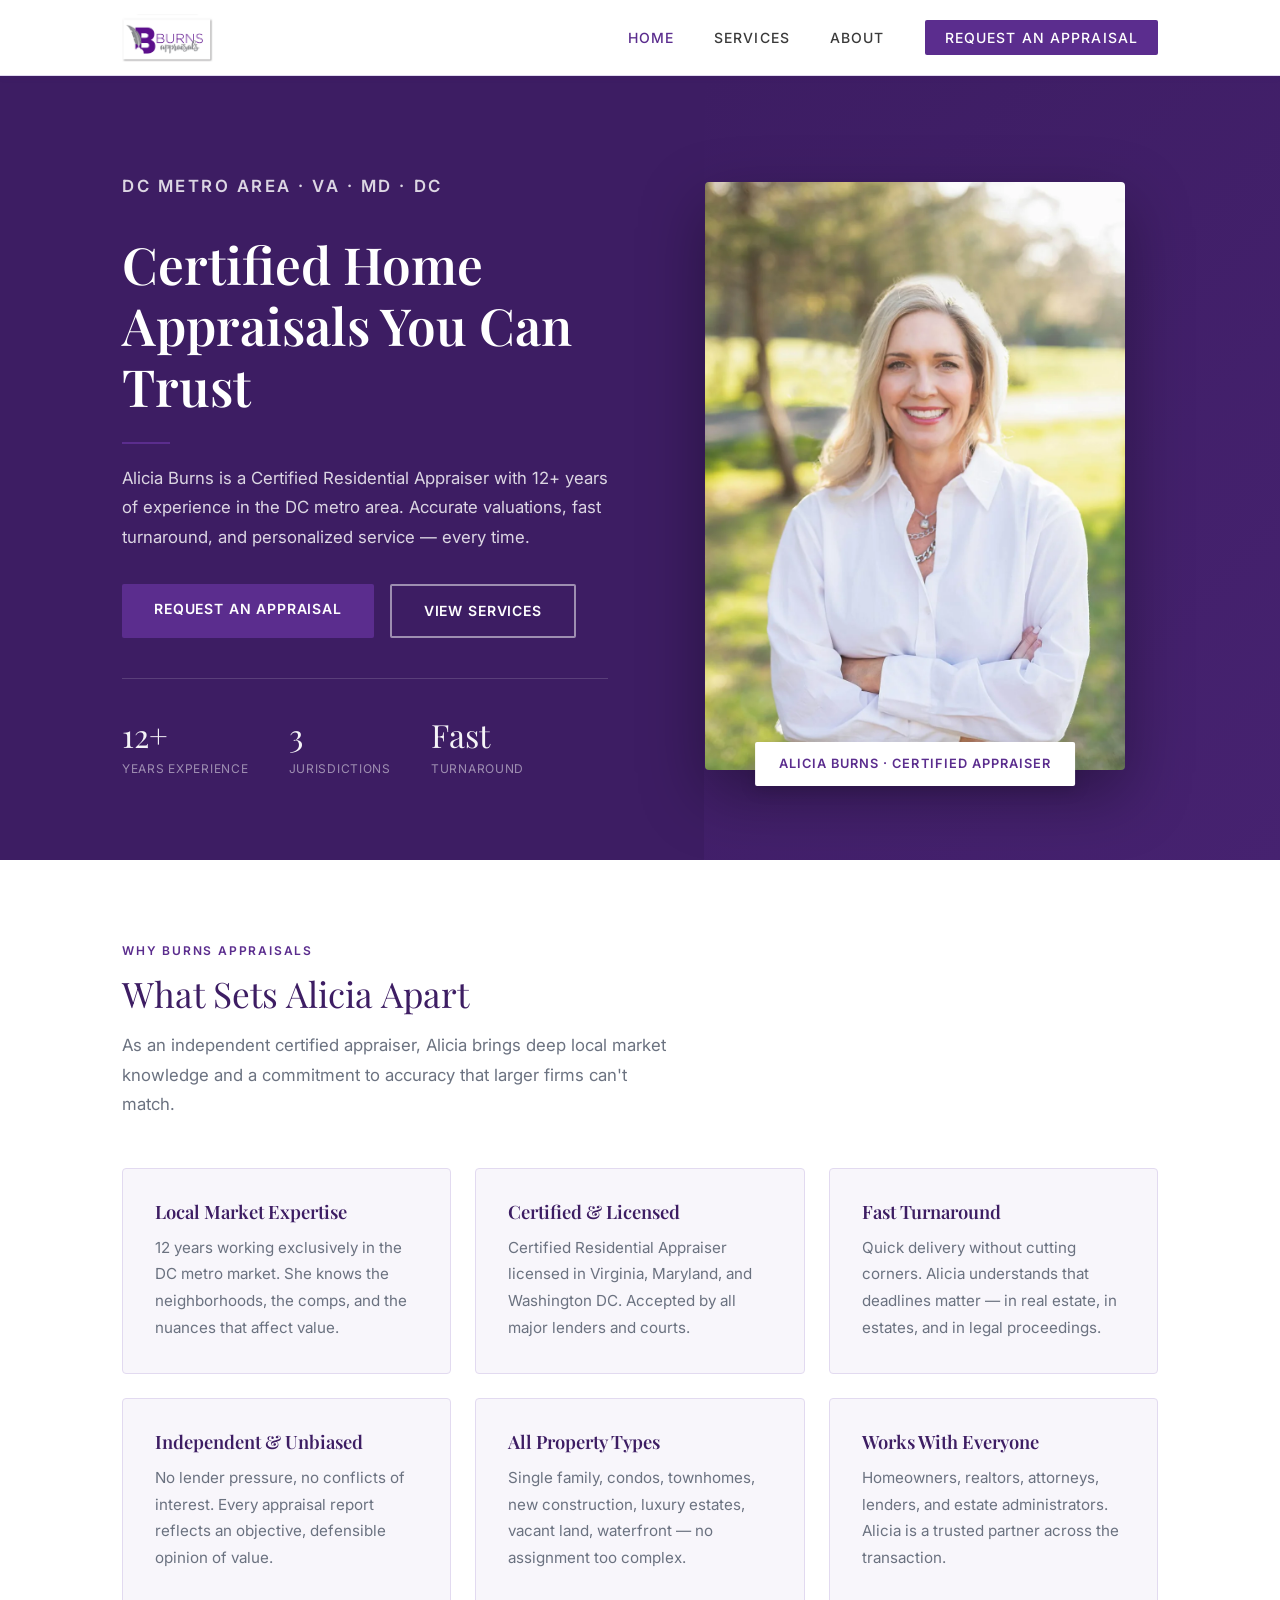
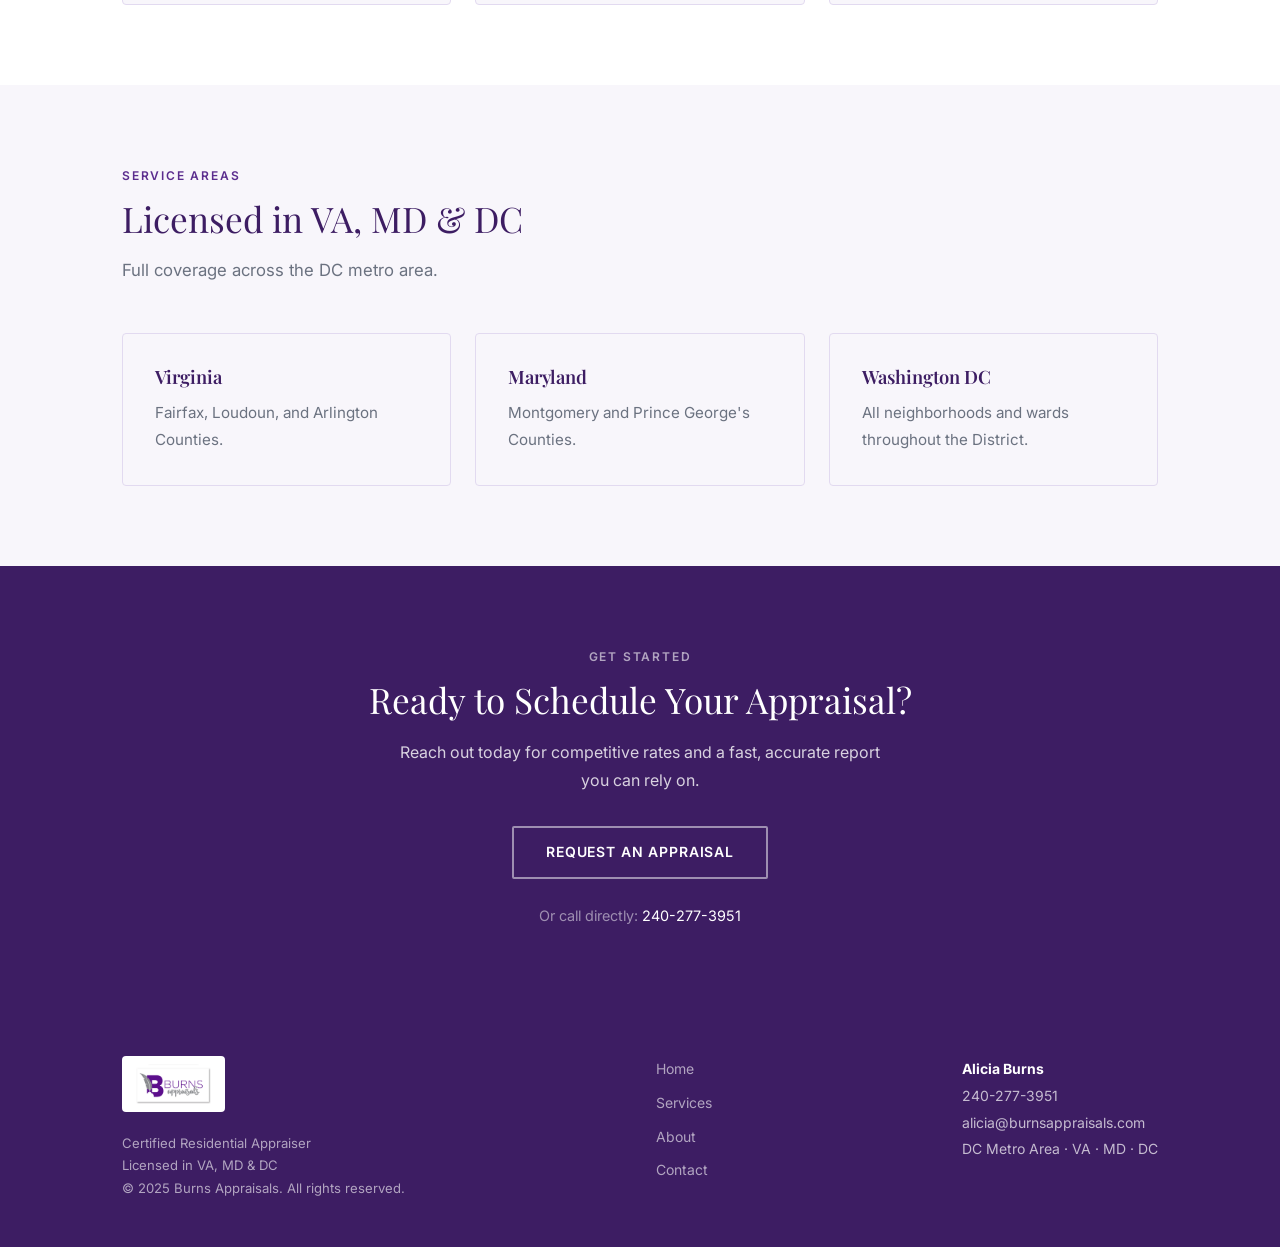
<file: index.html>
<!DOCTYPE html>
<html lang="en">
<head>
  <meta charset="UTF-8" />
  <meta name="viewport" content="width=device-width, initial-scale=1.0" />
  <title>Burns Appraisals | Certified Residential Appraiser — DC Metro Area</title>
  <meta name="description" content="Accurate, reliable home appraisals for the DC metro area. Certified in VA, MD & DC. Pre-listing, estate, divorce, PMI removal and more. Fast turnaround." />

  <script async src="https://www.googletagmanager.com/gtag/js?id=G-359RJ8YZZY"></script>
  <script>
    window.dataLayer = window.dataLayer || [];
    function gtag(){dataLayer.push(arguments);}
    gtag('js', new Date());
    gtag('config', 'G-359RJ8YZZY');
  </script>
  <link rel="stylesheet" href="style.css" />
</head>
<body>

<nav>
  <div class="nav-inner">
    <a href="index.html" class="nav-logo"><img src="logo.png" alt="Burns Appraisals" /></a>
    <button class="nav-toggle" aria-label="Toggle menu" onclick="this.nextElementSibling.classList.toggle('open')">☰</button>
    <ul class="nav-links">
      <li><a href="index.html" class="active">Home</a></li>
      <li><a href="services.html">Services</a></li>
      <li><a href="about.html">About</a></li>
      <li><a href="contact.html" class="nav-cta">Request an Appraisal</a></li>
    </ul>
  </div>
</nav>

<!-- HERO -->
<section class="hero">
  <div class="hero-inner">
    <div>
      <p class="hero-eyebrow">DC Metro Area · VA · MD · DC</p>
      <h1>Certified Home Appraisals You Can Trust</h1>
      <div class="purple-rule"></div>
      <p>Alicia Burns is a Certified Residential Appraiser with 12+ years of experience in the DC metro area. Accurate valuations, fast turnaround, and personalized service — every time.</p>
      <div style="display:flex; gap:1rem; flex-wrap:wrap;">
        <a href="contact.html" class="btn btn-primary">Request an Appraisal</a>
        <a href="services.html" class="btn btn-outline-white">View Services</a>
      </div>
      <div class="hero-stats">
        <div>
          <span class="stat-num">12+</span>
          <span class="stat-label">Years Experience</span>
        </div>
        <div>
          <span class="stat-num">3</span>
          <span class="stat-label">Jurisdictions</span>
        </div>
        <div>
          <span class="stat-num">Fast</span>
          <span class="stat-label">Turnaround</span>
        </div>
      </div>
    </div>
    <div class="hero-photo-wrap">
      <img src="alicia-burns.webp" alt="Alicia Burns, Certified Residential Appraiser" />
      <div class="hero-photo-badge">Alicia Burns · Certified Appraiser</div>
    </div>
  </div>
</section>

<!-- WHY BURNS -->
<section>
  <div class="container">
    <p class="section-eyebrow">Why Burns Appraisals</p>
    <h2 class="section-title">What Sets Alicia Apart</h2>
    <p class="section-sub">As an independent certified appraiser, Alicia brings deep local market knowledge and a commitment to accuracy that larger firms can't match.</p>
    <div class="card-grid card-grid-3">
      <div class="card">
        <h3>Local Market Expertise</h3>
        <p>12 years working exclusively in the DC metro market. She knows the neighborhoods, the comps, and the nuances that affect value.</p>
      </div>
      <div class="card">
        <h3>Certified &amp; Licensed</h3>
        <p>Certified Residential Appraiser licensed in Virginia, Maryland, and Washington DC. Accepted by all major lenders and courts.</p>
      </div>
      <div class="card">
        <h3>Fast Turnaround</h3>
        <p>Quick delivery without cutting corners. Alicia understands that deadlines matter — in real estate, in estates, and in legal proceedings.</p>
      </div>
      <div class="card">
        <h3>Independent &amp; Unbiased</h3>
        <p>No lender pressure, no conflicts of interest. Every appraisal report reflects an objective, defensible opinion of value.</p>
      </div>
      <div class="card">
        <h3>All Property Types</h3>
        <p>Single family, condos, townhomes, new construction, luxury estates, vacant land, waterfront — no assignment too complex.</p>
      </div>
      <div class="card">
        <h3>Works With Everyone</h3>
        <p>Homeowners, realtors, attorneys, lenders, and estate administrators. Alicia is a trusted partner across the transaction.</p>
      </div>
    </div>
  </div>
</section>

<!-- SERVICE AREAS -->
<section class="section-light">
  <div class="container">
    <p class="section-eyebrow">Service Areas</p>
    <h2 class="section-title">Licensed in VA, MD &amp; DC</h2>
    <p class="section-sub">Full coverage across the DC metro area.</p>
    <div class="card-grid card-grid-3">
      <div class="card">
        <h3>Virginia</h3>
        <p>Fairfax, Loudoun, and Arlington Counties.</p>
      </div>
      <div class="card">
        <h3>Maryland</h3>
        <p>Montgomery and Prince George's Counties.</p>
      </div>
      <div class="card">
        <h3>Washington DC</h3>
        <p>All neighborhoods and wards throughout the District.</p>
      </div>
    </div>
  </div>
</section>

<!-- CTA BANNER -->
<section class="section-purple">
  <div class="container" style="text-align:center;">
    <p class="section-eyebrow">Get Started</p>
    <h2 style="margin-bottom:1rem;">Ready to Schedule Your Appraisal?</h2>
    <p style="max-width:500px; margin:0 auto 2rem;">Reach out today for competitive rates and a fast, accurate report you can rely on.</p>
    <a href="contact.html" class="btn btn-outline-white">Request an Appraisal</a>
    <p style="margin-top:1.5rem; font-size:0.9rem; color:rgba(255,255,255,0.5);">Or call directly: <a href="tel:2402773951" style="color:var(--white);">240-277-3951</a></p>
  </div>
</section>

<footer>
  <div class="footer-inner">
    <div>
      <div class="footer-logo"><img src="logo.png" alt="Burns Appraisals" /></div>
      <p class="footer-copy">Certified Residential Appraiser<br>Licensed in VA, MD &amp; DC<br>© 2025 Burns Appraisals. All rights reserved.</p>
    </div>
    <ul class="footer-links">
      <li><a href="index.html">Home</a></li>
      <li><a href="services.html">Services</a></li>
      <li><a href="about.html">About</a></li>
      <li><a href="contact.html">Contact</a></li>
    </ul>
    <div class="footer-contact">
      <strong style="color:var(--white);">Alicia Burns</strong><br>
      <a href="tel:2402773951">240-277-3951</a><br>
      <a href="mailto:alicia@burnsappraisals.com">alicia@burnsappraisals.com</a><br>
      DC Metro Area · VA · MD · DC
    </div>
  </div>
</footer>

</body>
</html>
</file>
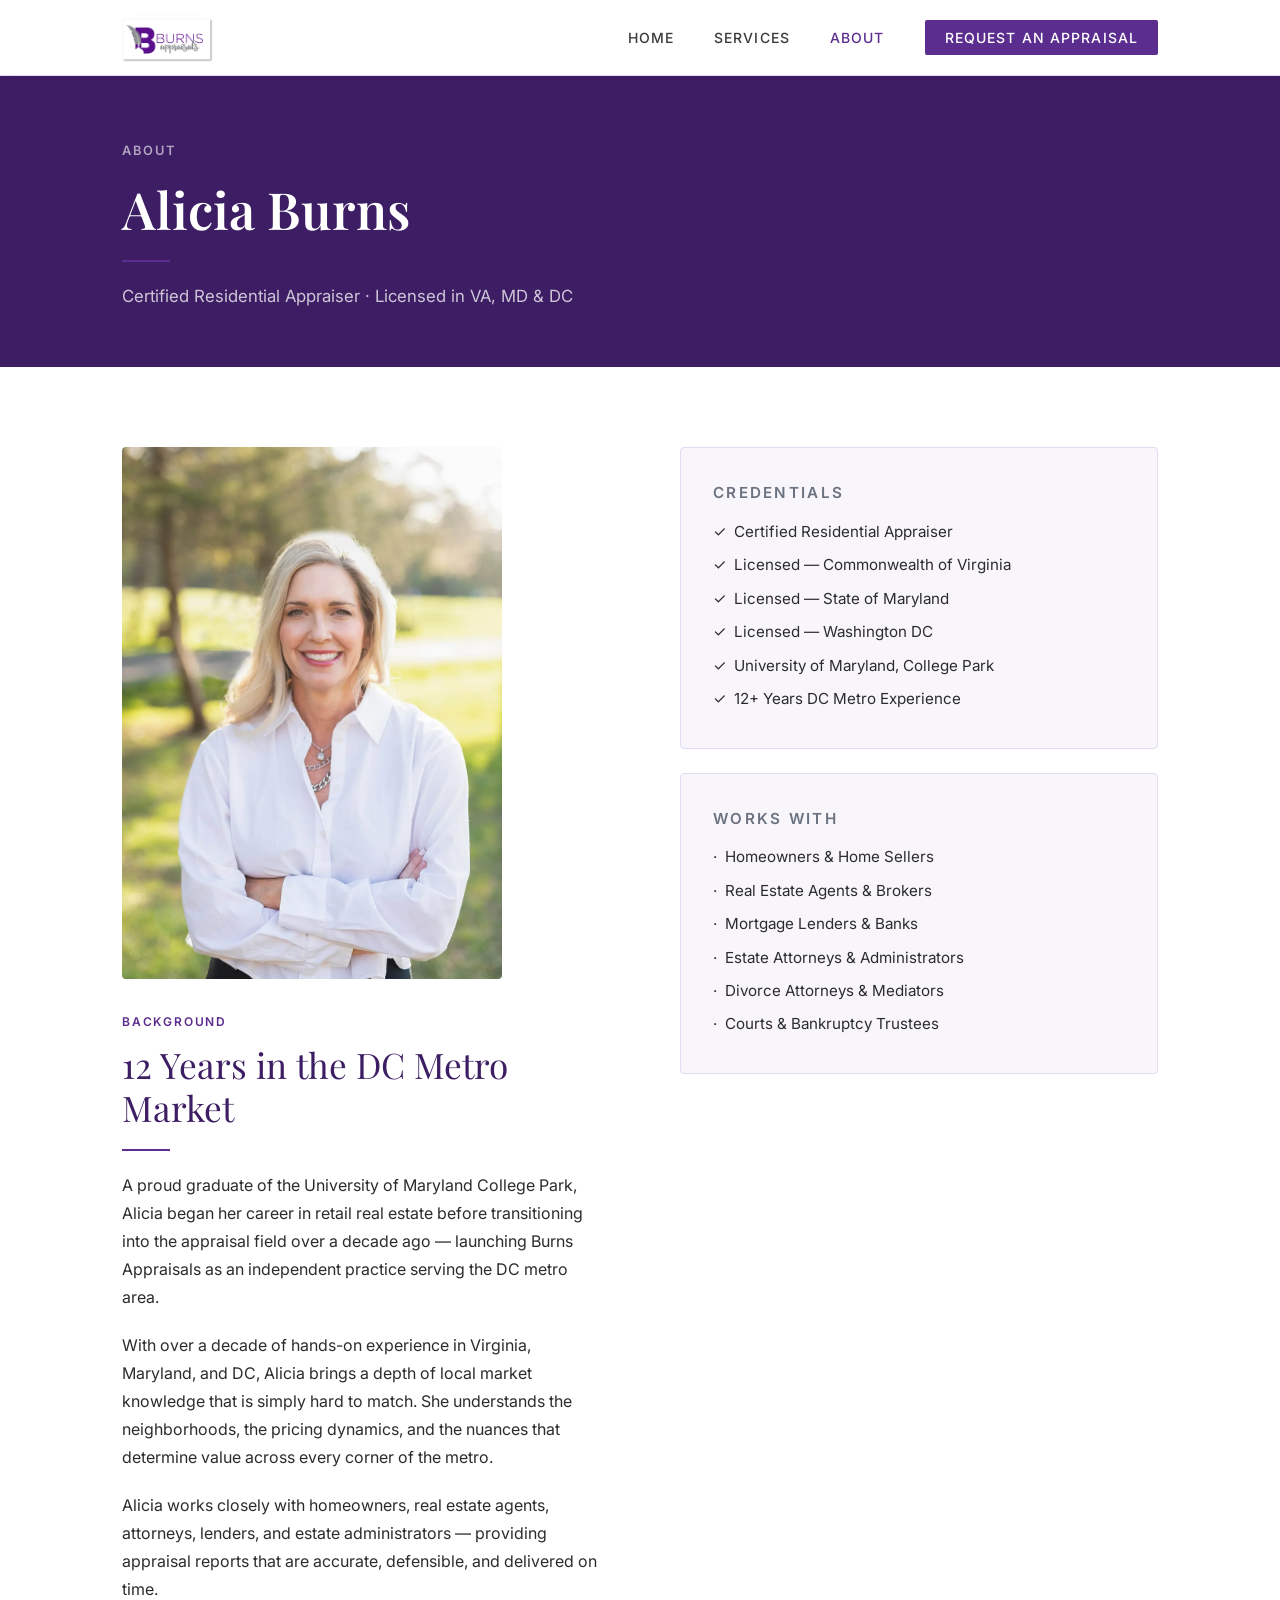
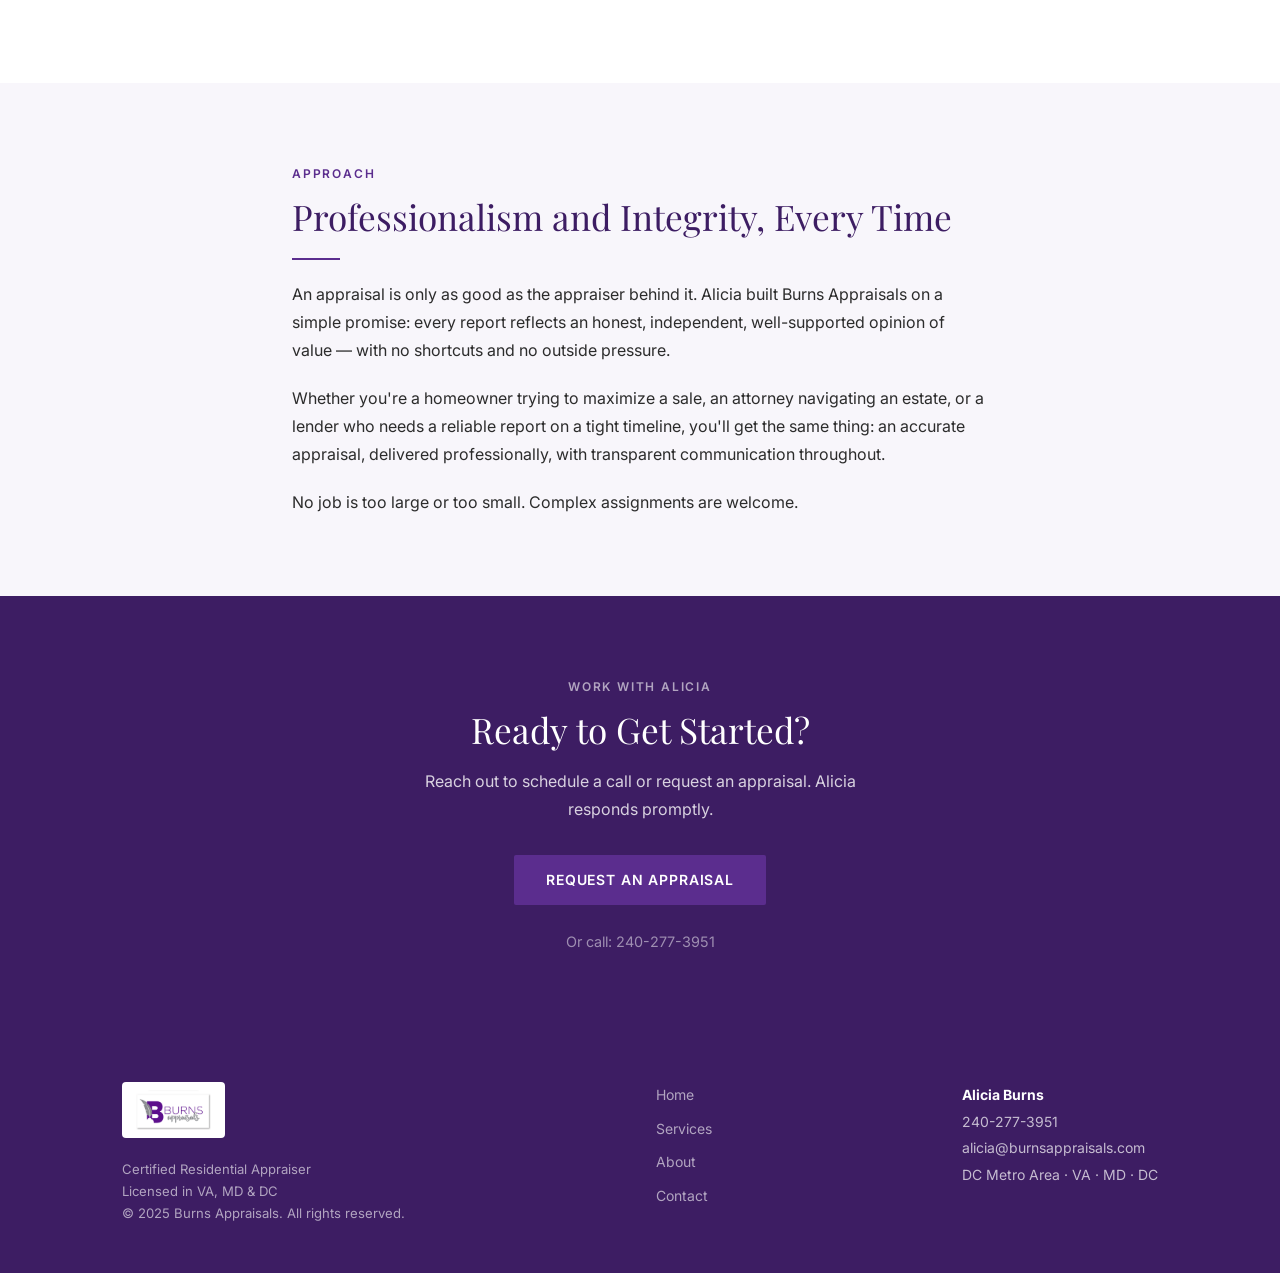
<file: about.html>
<!DOCTYPE html>
<html lang="en">
<head>
  <meta charset="UTF-8" />
  <meta name="viewport" content="width=device-width, initial-scale=1.0" />
  <title>About Alicia Burns | Burns Appraisals — Certified Residential Appraiser</title>
  <meta name="description" content="Meet Alicia Burns — Certified Residential Appraiser with 12+ years of DC metro experience. Licensed in VA, MD and DC." />

  <script async src="https://www.googletagmanager.com/gtag/js?id=G-359RJ8YZZY"></script>
  <script>
    window.dataLayer = window.dataLayer || [];
    function gtag(){dataLayer.push(arguments);}
    gtag('js', new Date());
    gtag('config', 'G-359RJ8YZZY');
  </script>
  <link rel="stylesheet" href="style.css" />
</head>
<body>

<nav>
  <div class="nav-inner">
    <a href="index.html" class="nav-logo"><img src="logo.png" alt="Burns Appraisals" /></a>
    <button class="nav-toggle" aria-label="Toggle menu" onclick="this.nextElementSibling.classList.toggle('open')">☰</button>
    <ul class="nav-links">
      <li><a href="index.html">Home</a></li>
      <li><a href="services.html">Services</a></li>
      <li><a href="about.html" class="active">About</a></li>
      <li><a href="contact.html" class="nav-cta">Request an Appraisal</a></li>
    </ul>
  </div>
</nav>

<!-- PAGE HEADER -->
<section style="background:var(--purple-dark); padding:4rem 0 3.5rem;">
  <div class="container">
    <p class="hero-eyebrow">About</p>
    <h1 style="color:var(--white); margin-bottom:1rem;">Alicia Burns</h1>
    <div class="purple-rule"></div>
    <p style="color:rgba(255,255,255,0.75); font-size:1.05rem;">Certified Residential Appraiser · Licensed in VA, MD &amp; DC</p>
  </div>
</section>

<!-- BIO -->
<section>
  <div class="container">
    <div style="display:grid; grid-template-columns:1fr 1fr; gap:5rem; align-items:start;">
      <div>
        <img src="alicia-burns.webp" alt="Alicia Burns" style="width:100%; max-width:380px; border-radius:4px; margin-bottom:2rem; display:block;" />
        <p class="section-eyebrow">Background</p>
        <h2 class="section-title">12 Years in the DC Metro Market</h2>
        <div class="purple-rule"></div>
        <p style="margin-bottom:1.25rem;">A proud graduate of the University of Maryland College Park, Alicia began her career in retail real estate before transitioning into the appraisal field over a decade ago — launching Burns Appraisals as an independent practice serving the DC metro area.</p>
        <p style="margin-bottom:1.25rem;">With over a decade of hands-on experience in Virginia, Maryland, and DC, Alicia brings a depth of local market knowledge that is simply hard to match. She understands the neighborhoods, the pricing dynamics, and the nuances that determine value across every corner of the metro.</p>
        <p>Alicia works closely with homeowners, real estate agents, attorneys, lenders, and estate administrators — providing appraisal reports that are accurate, defensible, and delivered on time.</p>
      </div>
      <div>
        <div class="card" style="margin-bottom:1.5rem;">
          <p class="section-eyebrow" style="margin-bottom:0.5rem;">Credentials</p>
          <ul style="list-style:none; line-height:2.2; font-size:0.95rem; color:var(--text);">
            <li>✓ &nbsp;Certified Residential Appraiser</li>
            <li>✓ &nbsp;Licensed — Commonwealth of Virginia</li>
            <li>✓ &nbsp;Licensed — State of Maryland</li>
            <li>✓ &nbsp;Licensed — Washington DC</li>
            <li>✓ &nbsp;University of Maryland, College Park</li>
            <li>✓ &nbsp;12+ Years DC Metro Experience</li>
          </ul>
        </div>
        <div class="card">
          <p class="section-eyebrow" style="margin-bottom:0.5rem;">Works With</p>
          <ul style="list-style:none; line-height:2.2; font-size:0.95rem; color:var(--text);">
            <li>· &nbsp;Homeowners &amp; Home Sellers</li>
            <li>· &nbsp;Real Estate Agents &amp; Brokers</li>
            <li>· &nbsp;Mortgage Lenders &amp; Banks</li>
            <li>· &nbsp;Estate Attorneys &amp; Administrators</li>
            <li>· &nbsp;Divorce Attorneys &amp; Mediators</li>
            <li>· &nbsp;Courts &amp; Bankruptcy Trustees</li>
          </ul>
        </div>
      </div>
    </div>
  </div>
</section>

<!-- PHILOSOPHY -->
<section class="section-light">
  <div class="container" style="max-width:760px;">
    <p class="section-eyebrow">Approach</p>
    <h2 class="section-title">Professionalism and Integrity, Every Time</h2>
    <div class="purple-rule"></div>
    <p style="margin-bottom:1.25rem;">An appraisal is only as good as the appraiser behind it. Alicia built Burns Appraisals on a simple promise: every report reflects an honest, independent, well-supported opinion of value — with no shortcuts and no outside pressure.</p>
    <p style="margin-bottom:1.25rem;">Whether you're a homeowner trying to maximize a sale, an attorney navigating an estate, or a lender who needs a reliable report on a tight timeline, you'll get the same thing: an accurate appraisal, delivered professionally, with transparent communication throughout.</p>
    <p>No job is too large or too small. Complex assignments are welcome.</p>
  </div>
</section>

<!-- CTA -->
<section class="section-purple">
  <div class="container" style="text-align:center;">
    <p class="section-eyebrow">Work With Alicia</p>
    <h2 style="margin-bottom:1rem;">Ready to Get Started?</h2>
    <p style="max-width:480px; margin:0 auto 2rem;">Reach out to schedule a call or request an appraisal. Alicia responds promptly.</p>
    <a href="contact.html" class="btn btn-primary">Request an Appraisal</a>
    <p style="margin-top:1.5rem; font-size:0.9rem; color:rgba(255,255,255,0.5);">Or call: <a href="tel:2402773951" style="color:var(--gold);">240-277-3951</a></p>
  </div>
</section>

<footer>
  <div class="footer-inner">
    <div>
      <div class="footer-logo"><img src="logo.png" alt="Burns Appraisals" /></div>
      <p class="footer-copy">Certified Residential Appraiser<br>Licensed in VA, MD &amp; DC<br>© 2025 Burns Appraisals. All rights reserved.</p>
    </div>
    <ul class="footer-links">
      <li><a href="index.html">Home</a></li>
      <li><a href="services.html">Services</a></li>
      <li><a href="about.html">About</a></li>
      <li><a href="contact.html">Contact</a></li>
    </ul>
    <div class="footer-contact">
      <strong style="color:var(--white);">Alicia Burns</strong><br>
      <a href="tel:2402773951">240-277-3951</a><br>
      <a href="mailto:alicia@burnsappraisals.com">alicia@burnsappraisals.com</a><br>
      DC Metro Area · VA · MD · DC
    </div>
  </div>
</footer>

<style>
@media (max-width: 768px) {
  .container > div[style*="grid-template-columns:1fr 1fr"] {
    grid-template-columns: 1fr !important;
    gap: 2rem !important;
  }
}
</style>

</body>
</html>
</file>
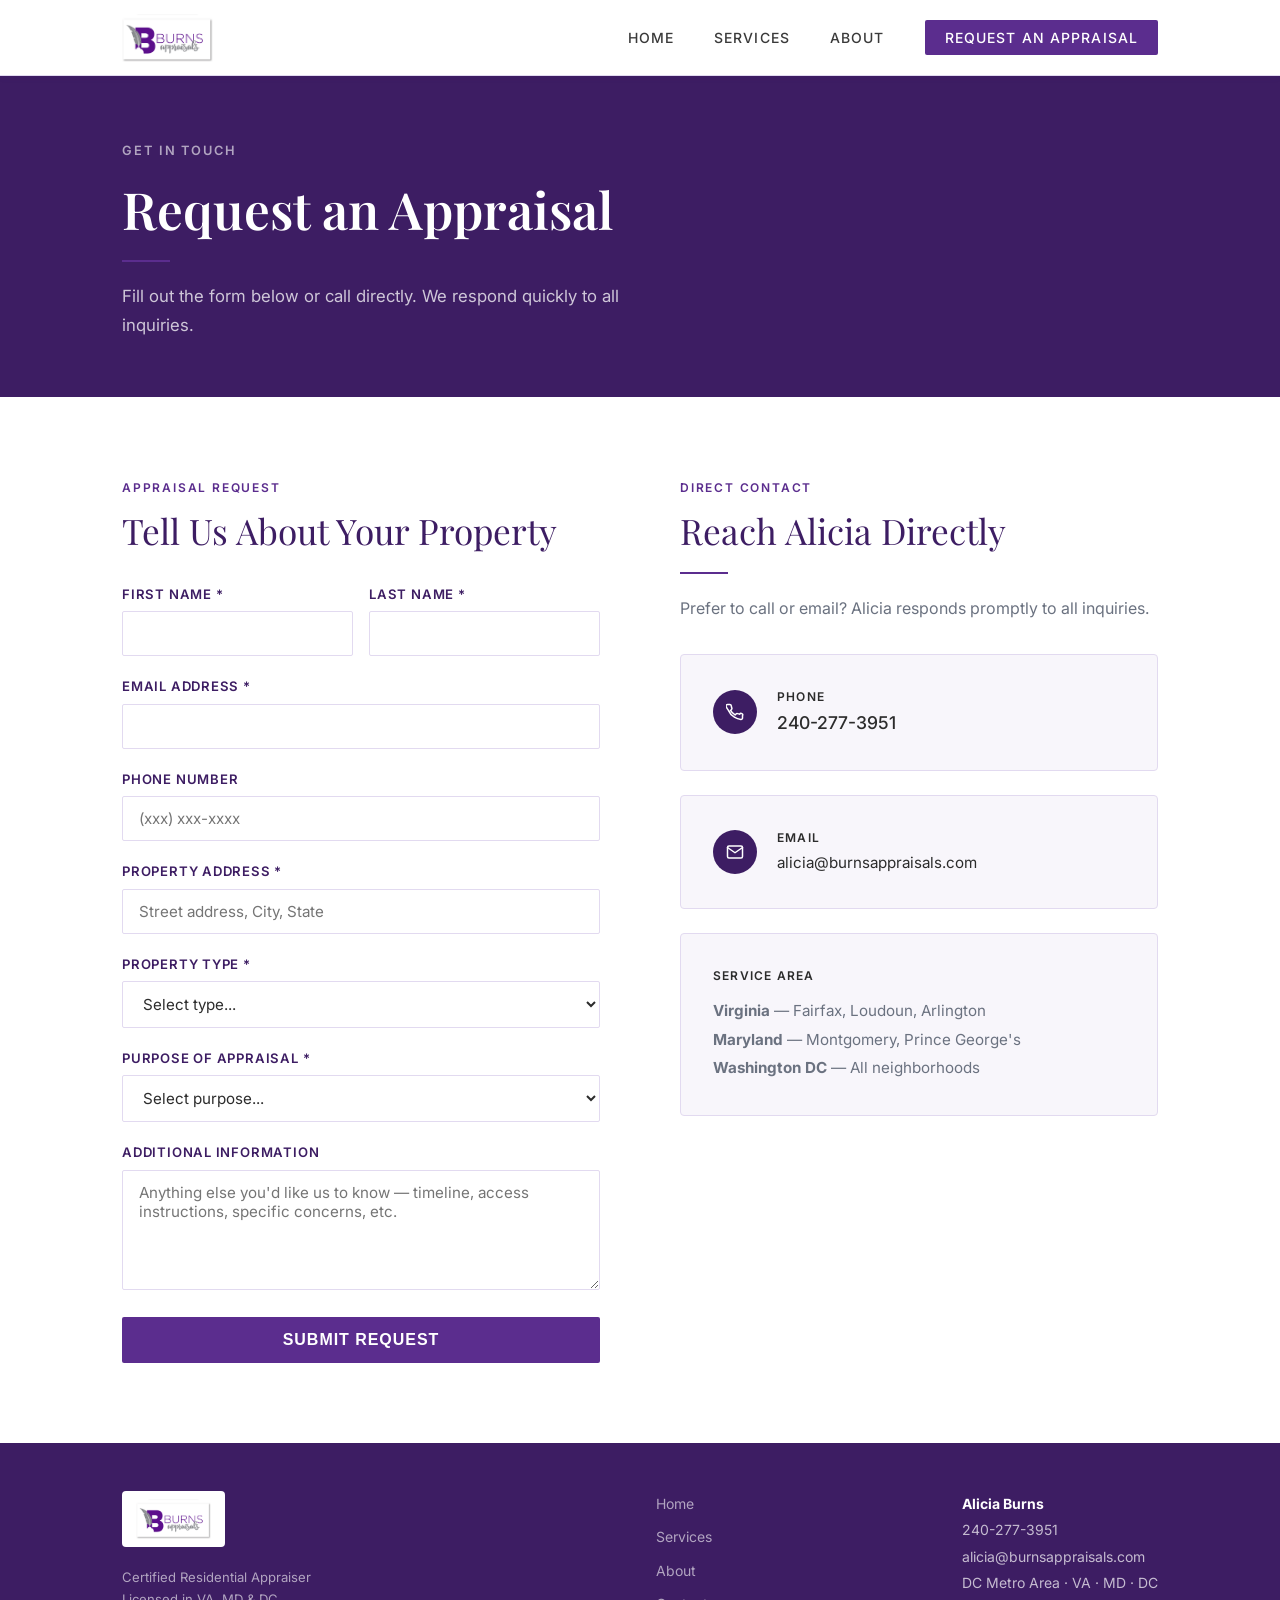
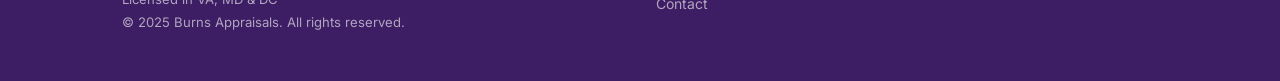
<file: contact.html>
<!DOCTYPE html>
<html lang="en">
<head>
  <meta charset="UTF-8" />
  <meta name="viewport" content="width=device-width, initial-scale=1.0" />
  <title>Contact | Burns Appraisals — Request an Appraisal</title>
  <meta name="description" content="Request a residential appraisal in the DC metro area. Call 240-277-3951 or fill out the form and we'll be in touch quickly." />

  <script async src="https://www.googletagmanager.com/gtag/js?id=G-359RJ8YZZY"></script>
  <script>
    window.dataLayer = window.dataLayer || [];
    function gtag(){dataLayer.push(arguments);}
    gtag('js', new Date());
    gtag('config', 'G-359RJ8YZZY');
  </script>
  <link rel="stylesheet" href="style.css" />
</head>
<body>

<nav>
  <div class="nav-inner">
    <a href="index.html" class="nav-logo"><img src="logo.png" alt="Burns Appraisals" /></a>
    <button class="nav-toggle" aria-label="Toggle menu" onclick="this.nextElementSibling.classList.toggle('open')">☰</button>
    <ul class="nav-links">
      <li><a href="index.html">Home</a></li>
      <li><a href="services.html">Services</a></li>
      <li><a href="about.html">About</a></li>
      <li><a href="contact.html" class="active nav-cta">Request an Appraisal</a></li>
    </ul>
  </div>
</nav>

<!-- PAGE HEADER -->
<section style="background:var(--purple-dark); padding:4rem 0 3.5rem;">
  <div class="container">
    <p class="hero-eyebrow">Get In Touch</p>
    <h1 style="color:var(--white); margin-bottom:1rem;">Request an Appraisal</h1>
    <div class="purple-rule"></div>
    <p style="color:rgba(255,255,255,0.75); font-size:1.05rem; max-width:520px;">Fill out the form below or call directly. We respond quickly to all inquiries.</p>
  </div>
</section>

<!-- CONTACT LAYOUT -->
<section>
  <div class="container">
    <div style="display:grid; grid-template-columns:1fr 1fr; gap:5rem; align-items:start;">

      <!-- FORM -->
      <div>
        <p class="section-eyebrow">Appraisal Request</p>
        <h2 class="section-title" style="margin-bottom:2rem;">Tell Us About Your Property</h2>

        <!--
          SETUP INSTRUCTIONS FOR FORMSPREE:
          1. Go to https://formspree.io and create a free account
          2. Create a new form, set the email to mike@burnshomes.com
          3. Replace YOUR_FORMSPREE_ID below with your form ID (e.g. xpzvqkld)
          4. The form will then email leads directly to mike@burnshomes.com
        -->
        <form action="https://formspree.io/f/xqevewnz" method="POST" id="appraisal-form">
          <input type="hidden" name="_subject" value="New Appraisal Request — Burns Appraisals" />
          <input type="hidden" name="_replyto" value="alicia@burnsappraisals.com" />

          <div style="display:grid; grid-template-columns:1fr 1fr; gap:1rem;">
            <div class="form-group">
              <label for="first_name">First Name *</label>
              <input type="text" id="first_name" name="first_name" required />
            </div>
            <div class="form-group">
              <label for="last_name">Last Name *</label>
              <input type="text" id="last_name" name="last_name" required />
            </div>
          </div>

          <div class="form-group">
            <label for="email">Email Address *</label>
            <input type="email" id="email" name="email" required />
          </div>

          <div class="form-group">
            <label for="phone">Phone Number</label>
            <input type="tel" id="phone" name="phone" placeholder="(xxx) xxx-xxxx" />
          </div>

          <div class="form-group">
            <label for="property_address">Property Address *</label>
            <input type="text" id="property_address" name="property_address" placeholder="Street address, City, State" required />
          </div>

          <div class="form-group">
            <label for="property_type">Property Type *</label>
            <select id="property_type" name="property_type" required>
              <option value="" disabled selected>Select type...</option>
              <option>Single Family Residence</option>
              <option>Condominium</option>
              <option>Townhome</option>
              <option>New Construction</option>
              <option>Luxury / Custom Home</option>
              <option>Vacant Land</option>
              <option>Other</option>
            </select>
          </div>

          <div class="form-group">
            <label for="purpose">Purpose of Appraisal *</label>
            <select id="purpose" name="purpose" required>
              <option value="" disabled selected>Select purpose...</option>
              <option>Pre-Listing / Home Sale</option>
              <option>Pre-Purchase / Buyer</option>
              <option>Mortgage Refinancing</option>
              <option>Estate / Probate</option>
              <option>Divorce / Legal</option>
              <option>Property Tax Appeal</option>
              <option>PMI Removal</option>
              <option>Bankruptcy</option>
              <option>Other</option>
            </select>
          </div>

          <div class="form-group">
            <label for="message">Additional Information</label>
            <textarea id="message" name="message" placeholder="Anything else you'd like us to know — timeline, access instructions, specific concerns, etc."></textarea>
          </div>

          <button type="submit" class="btn btn-primary" style="width:100%; font-size:1rem;">Submit Request</button>
        </form>

        <div id="form-success" style="display:none; margin-top:1.5rem; padding:1.25rem 1.5rem; background:var(--cream); border-left:4px solid var(--gold); border-radius:2px;">
          <strong style="color:var(--navy);">Request received!</strong><br>
          <span style="color:var(--muted); font-size:0.95rem;">We'll be in touch shortly to confirm details and schedule your appraisal.</span>
        </div>
      </div>

      <!-- CONTACT INFO -->
      <div>
        <p class="section-eyebrow">Direct Contact</p>
        <h2 class="section-title">Reach Alicia Directly</h2>
        <div class="purple-rule"></div>
        <p style="margin-bottom:2rem; color:var(--muted);">Prefer to call or email? Alicia responds promptly to all inquiries.</p>

        <div style="display:flex; flex-direction:column; gap:1.5rem;">
          <div class="card" style="display:flex; align-items:center; gap:1.25rem;">
            <div style="width:44px; height:44px; background:var(--purple-dark); border-radius:50%; display:flex; align-items:center; justify-content:center; flex-shrink:0;">
              <svg width="18" height="18" viewBox="0 0 24 24" fill="none" stroke="white" stroke-width="2" stroke-linecap="round" stroke-linejoin="round"><path d="M22 16.92v3a2 2 0 01-2.18 2 19.79 19.79 0 01-8.63-3.07A19.5 19.5 0 013.07 9.5 19.79 19.79 0 01.08 4.34 2 2 0 012.06 2h3a2 2 0 012 1.72c.127.96.361 1.903.7 2.81a2 2 0 01-.45 2.11L6.09 9.91a16 16 0 006 6l1.27-1.27a2 2 0 012.11-.45c.907.339 1.85.573 2.81.7A2 2 0 0122 16.92z"/></svg>
            </div>
            <div>
              <div style="font-size:0.75rem; text-transform:uppercase; letter-spacing:0.1em; font-weight:600; color:var(--gold); margin-bottom:0.2rem;">Phone</div>
              <a href="tel:2402773951" style="font-size:1.1rem; color:var(--navy); font-weight:500; text-decoration:none;">240-277-3951</a>
            </div>
          </div>

          <div class="card" style="display:flex; align-items:center; gap:1.25rem;">
            <div style="width:44px; height:44px; background:var(--purple-dark); border-radius:50%; display:flex; align-items:center; justify-content:center; flex-shrink:0;">
              <svg width="18" height="18" viewBox="0 0 24 24" fill="none" stroke="white" stroke-width="2" stroke-linecap="round" stroke-linejoin="round"><path d="M4 4h16c1.1 0 2 .9 2 2v12c0 1.1-.9 2-2 2H4c-1.1 0-2-.9-2-2V6c0-1.1.9-2 2-2z"/><polyline points="22,6 12,13 2,6"/></svg>
            </div>
            <div>
              <div style="font-size:0.75rem; text-transform:uppercase; letter-spacing:0.1em; font-weight:600; color:var(--gold); margin-bottom:0.2rem;">Email</div>
              <a href="mailto:alicia@burnsappraisals.com" style="font-size:0.95rem; color:var(--navy); text-decoration:none;">alicia@burnsappraisals.com</a>
            </div>
          </div>

          <div class="card">
            <div style="font-size:0.75rem; text-transform:uppercase; letter-spacing:0.1em; font-weight:600; color:var(--gold); margin-bottom:0.75rem;">Service Area</div>
            <p style="font-size:0.95rem; color:var(--muted); line-height:1.9;">
              <strong style="color:var(--navy);">Virginia</strong> — Fairfax, Loudoun, Arlington<br>
              <strong style="color:var(--navy);">Maryland</strong> — Montgomery, Prince George's<br>
              <strong style="color:var(--navy);">Washington DC</strong> — All neighborhoods
            </p>
          </div>
        </div>
      </div>

    </div>
  </div>
</section>

<footer>
  <div class="footer-inner">
    <div>
      <div class="footer-logo"><img src="logo.png" alt="Burns Appraisals" /></div>
      <p class="footer-copy">Certified Residential Appraiser<br>Licensed in VA, MD &amp; DC<br>© 2025 Burns Appraisals. All rights reserved.</p>
    </div>
    <ul class="footer-links">
      <li><a href="index.html">Home</a></li>
      <li><a href="services.html">Services</a></li>
      <li><a href="about.html">About</a></li>
      <li><a href="contact.html">Contact</a></li>
    </ul>
    <div class="footer-contact">
      <strong style="color:var(--white);">Alicia Burns</strong><br>
      <a href="tel:2402773951">240-277-3951</a><br>
      <a href="mailto:alicia@burnsappraisals.com">alicia@burnsappraisals.com</a><br>
      DC Metro Area · VA · MD · DC
    </div>
  </div>
</footer>

<style>
@media (max-width: 768px) {
  .container > div[style*="grid-template-columns:1fr 1fr"] {
    grid-template-columns: 1fr !important;
    gap: 2.5rem !important;
  }
  form > div[style*="grid-template-columns"] {
    grid-template-columns: 1fr !important;
  }
}
</style>

<script>
  const form = document.getElementById('appraisal-form');
  const success = document.getElementById('form-success');
  form.addEventListener('submit', async function(e) {
    e.preventDefault();
    const data = new FormData(form);
    const response = await fetch(form.action, {
      method: 'POST',
      body: data,
      headers: { 'Accept': 'application/json' }
    });
    if (response.ok) {
      form.style.display = 'none';
      success.style.display = 'block';
    }
  });
</script>

</body>
</html>
</file>
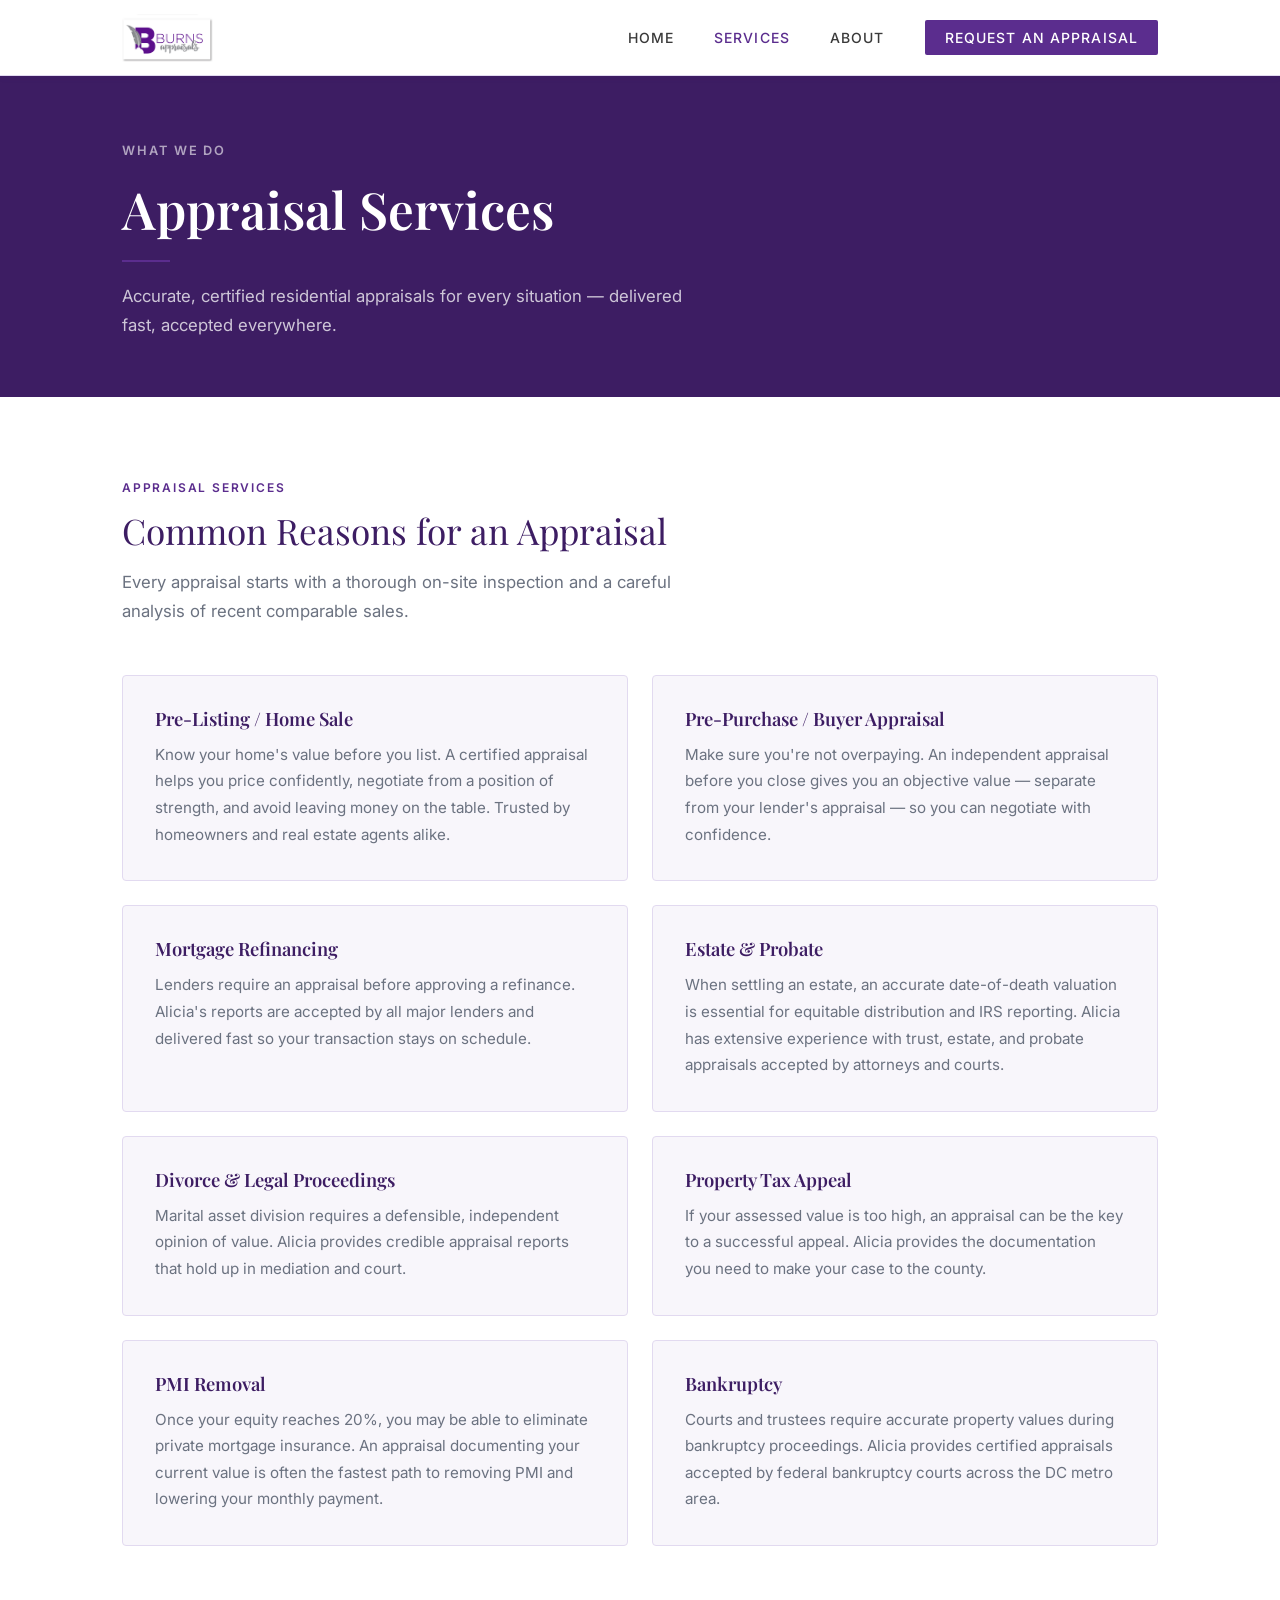
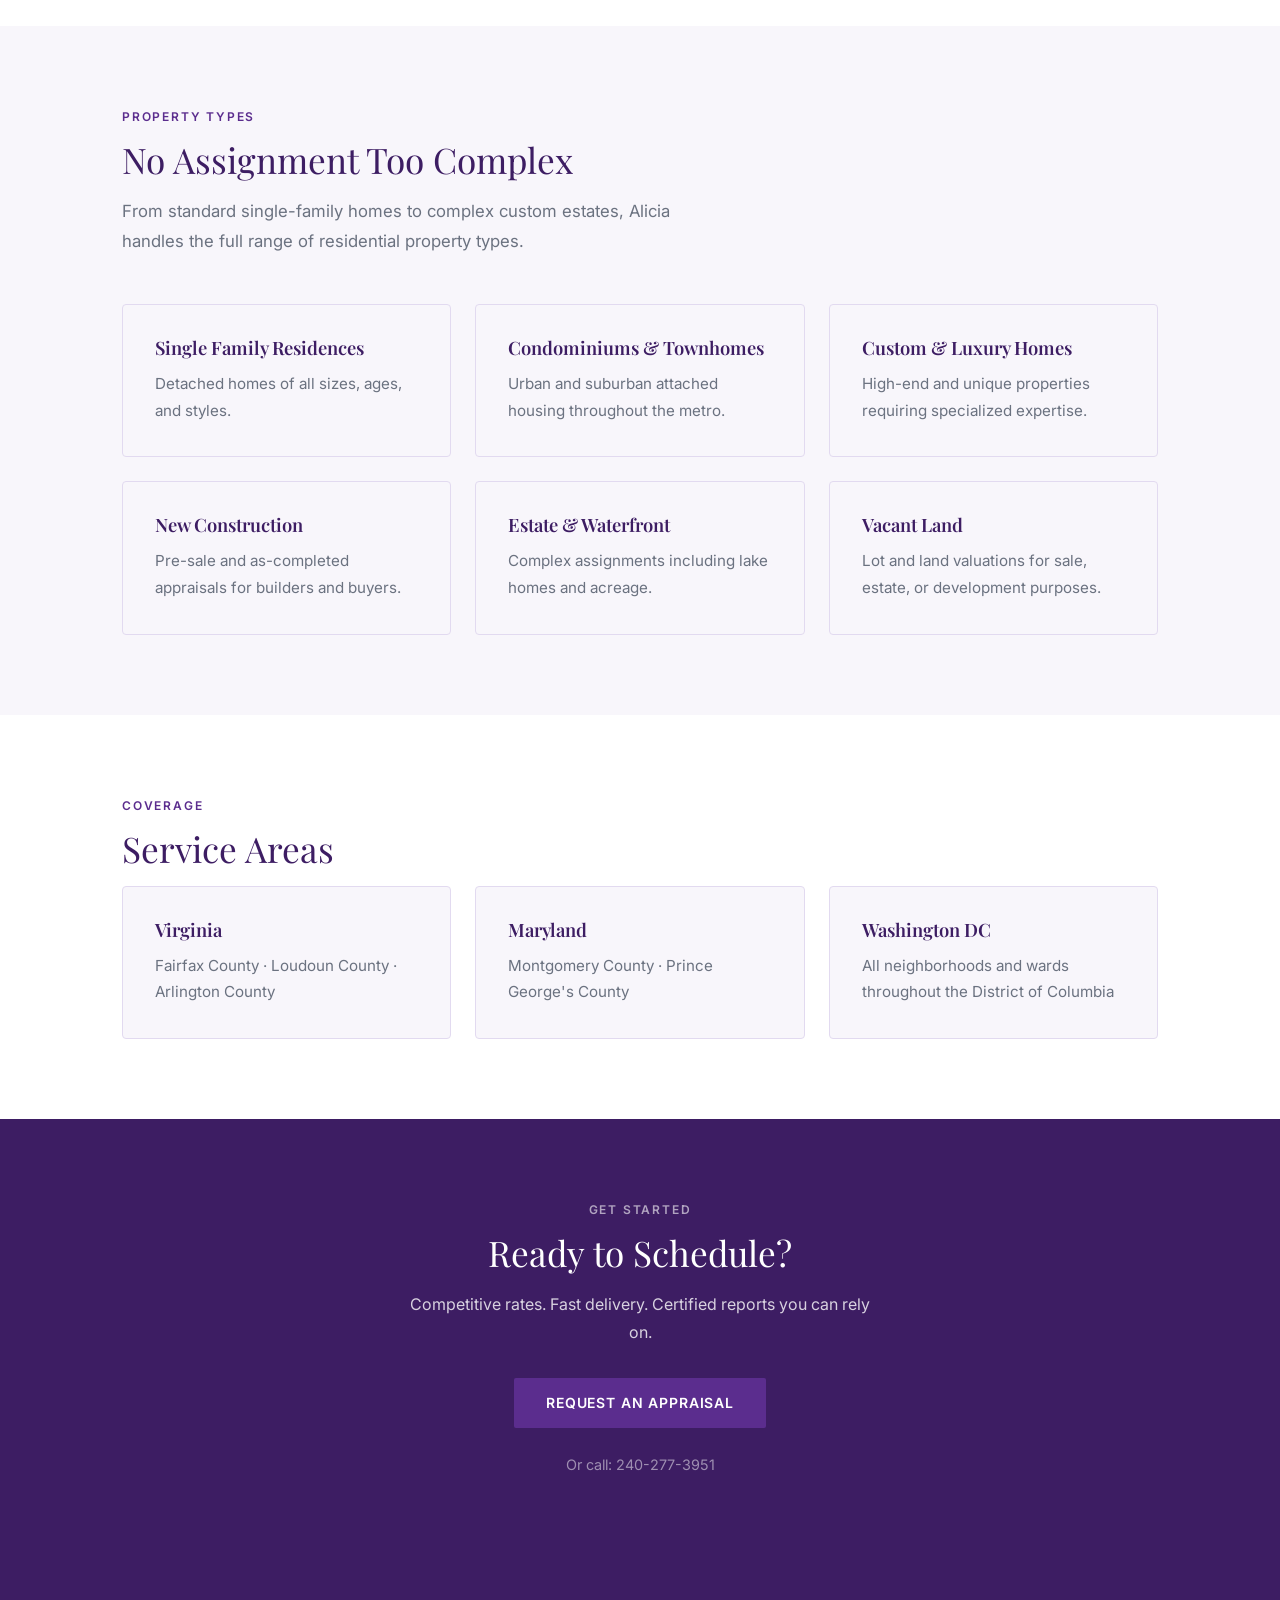
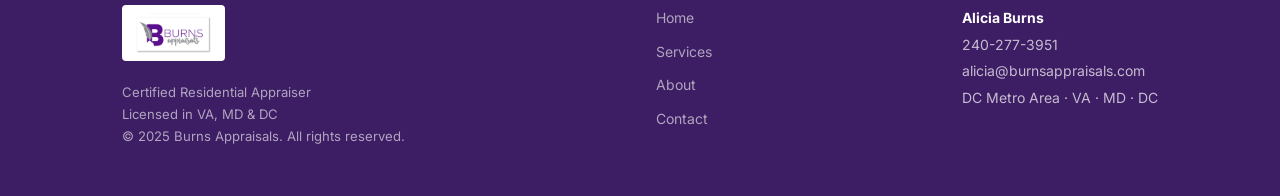
<file: services.html>
<!DOCTYPE html>
<html lang="en">
<head>
  <meta charset="UTF-8" />
  <meta name="viewport" content="width=device-width, initial-scale=1.0" />
  <title>Services | Burns Appraisals — DC Metro Area</title>
  <meta name="description" content="Residential appraisal services for home sales, estates, divorce, PMI removal, tax appeals, and more. Serving VA, MD and DC." />

  <script async src="https://www.googletagmanager.com/gtag/js?id=G-359RJ8YZZY"></script>
  <script>
    window.dataLayer = window.dataLayer || [];
    function gtag(){dataLayer.push(arguments);}
    gtag('js', new Date());
    gtag('config', 'G-359RJ8YZZY');
  </script>
  <link rel="stylesheet" href="style.css" />
</head>
<body>

<nav>
  <div class="nav-inner">
    <a href="index.html" class="nav-logo"><img src="logo.png" alt="Burns Appraisals" /></a>
    <button class="nav-toggle" aria-label="Toggle menu" onclick="this.nextElementSibling.classList.toggle('open')">☰</button>
    <ul class="nav-links">
      <li><a href="index.html">Home</a></li>
      <li><a href="services.html" class="active">Services</a></li>
      <li><a href="about.html">About</a></li>
      <li><a href="contact.html" class="nav-cta">Request an Appraisal</a></li>
    </ul>
  </div>
</nav>

<!-- PAGE HEADER -->
<section style="background:var(--purple-dark); padding:4rem 0 3.5rem;">
  <div class="container">
    <p class="hero-eyebrow">What We Do</p>
    <h1 style="color:var(--white); margin-bottom:1rem;">Appraisal Services</h1>
    <div class="purple-rule"></div>
    <p style="color:rgba(255,255,255,0.75); max-width:560px; font-size:1.05rem;">Accurate, certified residential appraisals for every situation — delivered fast, accepted everywhere.</p>
  </div>
</section>

<!-- APPRAISAL TYPES -->
<section>
  <div class="container">
    <p class="section-eyebrow">Appraisal Services</p>
    <h2 class="section-title">Common Reasons for an Appraisal</h2>
    <p class="section-sub">Every appraisal starts with a thorough on-site inspection and a careful analysis of recent comparable sales.</p>
    <div class="card-grid card-grid-2">

      <div class="card">
        <h3>Pre-Listing / Home Sale</h3>
        <p>Know your home's value before you list. A certified appraisal helps you price confidently, negotiate from a position of strength, and avoid leaving money on the table. Trusted by homeowners and real estate agents alike.</p>
      </div>

      <div class="card">
        <h3>Pre-Purchase / Buyer Appraisal</h3>
        <p>Make sure you're not overpaying. An independent appraisal before you close gives you an objective value — separate from your lender's appraisal — so you can negotiate with confidence.</p>
      </div>

      <div class="card">
        <h3>Mortgage Refinancing</h3>
        <p>Lenders require an appraisal before approving a refinance. Alicia's reports are accepted by all major lenders and delivered fast so your transaction stays on schedule.</p>
      </div>

      <div class="card">
        <h3>Estate &amp; Probate</h3>
        <p>When settling an estate, an accurate date-of-death valuation is essential for equitable distribution and IRS reporting. Alicia has extensive experience with trust, estate, and probate appraisals accepted by attorneys and courts.</p>
      </div>

      <div class="card">
        <h3>Divorce &amp; Legal Proceedings</h3>
        <p>Marital asset division requires a defensible, independent opinion of value. Alicia provides credible appraisal reports that hold up in mediation and court.</p>
      </div>

      <div class="card">
        <h3>Property Tax Appeal</h3>
        <p>If your assessed value is too high, an appraisal can be the key to a successful appeal. Alicia provides the documentation you need to make your case to the county.</p>
      </div>

      <div class="card">
        <h3>PMI Removal</h3>
        <p>Once your equity reaches 20%, you may be able to eliminate private mortgage insurance. An appraisal documenting your current value is often the fastest path to removing PMI and lowering your monthly payment.</p>
      </div>

      <div class="card">
        <h3>Bankruptcy</h3>
        <p>Courts and trustees require accurate property values during bankruptcy proceedings. Alicia provides certified appraisals accepted by federal bankruptcy courts across the DC metro area.</p>
      </div>

    </div>
  </div>
</section>

<!-- PROPERTY TYPES -->
<section class="section-light">
  <div class="container">
    <p class="section-eyebrow">Property Types</p>
    <h2 class="section-title">No Assignment Too Complex</h2>
    <p class="section-sub">From standard single-family homes to complex custom estates, Alicia handles the full range of residential property types.</p>
    <div class="card-grid card-grid-3">
      <div class="card"><h3>Single Family Residences</h3><p>Detached homes of all sizes, ages, and styles.</p></div>
      <div class="card"><h3>Condominiums &amp; Townhomes</h3><p>Urban and suburban attached housing throughout the metro.</p></div>
      <div class="card"><h3>Custom &amp; Luxury Homes</h3><p>High-end and unique properties requiring specialized expertise.</p></div>
      <div class="card"><h3>New Construction</h3><p>Pre-sale and as-completed appraisals for builders and buyers.</p></div>
      <div class="card"><h3>Estate &amp; Waterfront</h3><p>Complex assignments including lake homes and acreage.</p></div>
      <div class="card"><h3>Vacant Land</h3><p>Lot and land valuations for sale, estate, or development purposes.</p></div>
    </div>
  </div>
</section>

<!-- SERVICE AREAS -->
<section>
  <div class="container">
    <p class="section-eyebrow">Coverage</p>
    <h2 class="section-title">Service Areas</h2>
    <div class="card-grid card-grid-3">
      <div class="card">
        <h3>Virginia</h3>
        <p>Fairfax County · Loudoun County · Arlington County</p>
      </div>
      <div class="card">
        <h3>Maryland</h3>
        <p>Montgomery County · Prince George's County</p>
      </div>
      <div class="card">
        <h3>Washington DC</h3>
        <p>All neighborhoods and wards throughout the District of Columbia</p>
      </div>
    </div>
  </div>
</section>

<!-- CTA -->
<section class="section-purple">
  <div class="container" style="text-align:center;">
    <p class="section-eyebrow">Get Started</p>
    <h2 style="margin-bottom:1rem;">Ready to Schedule?</h2>
    <p style="max-width:480px; margin:0 auto 2rem;">Competitive rates. Fast delivery. Certified reports you can rely on.</p>
    <a href="contact.html" class="btn btn-primary">Request an Appraisal</a>
    <p style="margin-top:1.5rem; font-size:0.9rem; color:rgba(255,255,255,0.5);">Or call: <a href="tel:2402773951" style="color:var(--gold);">240-277-3951</a></p>
  </div>
</section>

<footer>
  <div class="footer-inner">
    <div>
      <div class="footer-logo"><img src="logo.png" alt="Burns Appraisals" /></div>
      <p class="footer-copy">Certified Residential Appraiser<br>Licensed in VA, MD &amp; DC<br>© 2025 Burns Appraisals. All rights reserved.</p>
    </div>
    <ul class="footer-links">
      <li><a href="index.html">Home</a></li>
      <li><a href="services.html">Services</a></li>
      <li><a href="about.html">About</a></li>
      <li><a href="contact.html">Contact</a></li>
    </ul>
    <div class="footer-contact">
      <strong style="color:var(--white);">Alicia Burns</strong><br>
      <a href="tel:2402773951">240-277-3951</a><br>
      <a href="mailto:alicia@burnsappraisals.com">alicia@burnsappraisals.com</a><br>
      DC Metro Area · VA · MD · DC
    </div>
  </div>
</footer>

</body>
</html>
</file>
<file: style.css>
/* =============================================
   BURNS APPRAISALS — Global Styles
   burnsappraisals.net
   ============================================= */

@import url('https://fonts.googleapis.com/css2?family=Playfair+Display:wght@400;600&family=Inter:wght@300;400;500;600&display=swap');

:root {
  --purple:  #5B2D8E;
  --purple-dark: #3d1d63;
  --purple-light: #7340a8;
  --gray:    #6b7280;
  --gray-dark: #3a3a3a;
  --cream:   #f8f6fb;
  --white:   #ffffff;
  --text:    #2c2c2c;
  --muted:   #6b7280;
  --border:  #e2daf0;
}

*, *::before, *::after { box-sizing: border-box; margin: 0; padding: 0; }
html { scroll-behavior: smooth; }

body {
  font-family: 'Inter', sans-serif;
  font-weight: 400;
  color: var(--text);
  background: var(--white);
  line-height: 1.6;
}

h1, h2, h3 {
  font-family: 'Playfair Display', Georgia, serif;
  line-height: 1.2;
}

h1 { font-size: clamp(2rem, 5vw, 3.2rem); font-weight: 600; }
h2 { font-size: clamp(1.5rem, 3vw, 2.2rem); font-weight: 400; }
h3 { font-size: 1.15rem; font-weight: 600; }

p { font-size: 1rem; line-height: 1.75; color: var(--text); }
a { color: var(--purple); text-decoration: none; }
a:hover { text-decoration: underline; }

/* ---- LAYOUT ---- */
.container { max-width: 1100px; margin: 0 auto; padding: 0 2rem; }
section { padding: 5rem 0; }

/* ---- NAV ---- */
nav {
  position: sticky;
  top: 0;
  z-index: 100;
  background: var(--white);
  border-bottom: 1px solid var(--border);
  box-shadow: 0 1px 8px rgba(91,45,142,0.06);
}

.nav-inner {
  display: flex;
  align-items: center;
  justify-content: space-between;
  padding: 0.85rem 2rem;
  max-width: 1100px;
  margin: 0 auto;
}

.nav-logo img { height: 48px; width: auto; display: block; }

.nav-links { display: flex; gap: 2.5rem; list-style: none; align-items: center; }

.nav-links a {
  font-size: 0.875rem;
  font-weight: 500;
  letter-spacing: 0.08em;
  text-transform: uppercase;
  color: var(--gray-dark);
  text-decoration: none;
  transition: color 0.2s;
}

.nav-links a:hover, .nav-links a.active { color: var(--purple); }

.nav-cta {
  background: var(--purple) !important;
  color: var(--white) !important;
  padding: 0.55rem 1.25rem;
  border-radius: 2px;
  transition: background 0.2s !important;
}

.nav-cta:hover { background: var(--purple-dark) !important; text-decoration: none !important; }

.nav-toggle {
  display: none;
  background: none;
  border: none;
  font-size: 1.6rem;
  line-height: 1;
  color: var(--gray-dark);
  cursor: pointer;
  padding: 0.25rem 0.5rem;
}

/* ---- HERO ---- */
.hero {
  background: var(--purple-dark);
  color: var(--white);
  padding: 6rem 0 5rem;
  position: relative;
  overflow: hidden;
}

.hero::before {
  content: '';
  position: absolute;
  top: 0; right: 0;
  width: 45%;
  height: 100%;
  background: linear-gradient(135deg, transparent 0%, rgba(91,45,142,0.3) 100%);
  pointer-events: none;
}

.hero-inner {
  max-width: 1100px;
  margin: 0 auto;
  padding: 0 2rem;
  display: grid;
  grid-template-columns: 1fr 1fr;
  gap: 4rem;
  align-items: center;
}

.hero-eyebrow {
  font-size: 0.8rem;
  font-weight: 600;
  letter-spacing: 0.15em;
  text-transform: uppercase;
  color: rgba(255,255,255,0.6);
  margin-bottom: 1rem;
}

.hero h1 { color: var(--white); margin-bottom: 1.5rem; }
.hero p { color: rgba(255,255,255,0.82); font-size: 1.05rem; margin-bottom: 2rem; }

.hero-stats {
  display: flex;
  gap: 2.5rem;
  margin-top: 2.5rem;
  padding-top: 2.5rem;
  border-top: 1px solid rgba(255,255,255,0.15);
}

.stat-num {
  font-family: 'Playfair Display', serif;
  font-size: 2rem;
  color: rgba(255,255,255,0.95);
  display: block;
  line-height: 1;
  margin-bottom: 0.25rem;
}

.stat-label {
  font-size: 0.75rem;
  letter-spacing: 0.06em;
  text-transform: uppercase;
  color: rgba(255,255,255,0.5);
}

/* Hero photo card */
.hero-photo-wrap {
  position: relative;
}

.hero-photo-wrap img {
  width: 100%;
  max-width: 420px;
  border-radius: 4px;
  display: block;
  margin: 0 auto;
  box-shadow: 0 24px 64px rgba(0,0,0,0.35);
}

.hero-photo-badge {
  position: absolute;
  bottom: -1rem;
  left: 50%;
  transform: translateX(-50%);
  background: var(--white);
  color: var(--purple);
  padding: 0.75rem 1.5rem;
  border-radius: 2px;
  font-size: 0.8rem;
  font-weight: 600;
  letter-spacing: 0.08em;
  text-transform: uppercase;
  white-space: nowrap;
  box-shadow: 0 4px 16px rgba(0,0,0,0.15);
}

/* ---- BUTTONS ---- */
.btn {
  display: inline-block;
  padding: 0.85rem 2rem;
  font-size: 0.875rem;
  font-weight: 600;
  letter-spacing: 0.06em;
  text-transform: uppercase;
  border-radius: 2px;
  cursor: pointer;
  transition: all 0.2s;
  text-decoration: none;
  border: none;
}

.btn-primary { background: var(--purple); color: var(--white); }
.btn-primary:hover { background: var(--purple-dark); color: var(--white); text-decoration: none; }

.btn-outline { background: transparent; color: var(--purple); border: 2px solid var(--purple); }
.btn-outline:hover { background: var(--purple); color: var(--white); text-decoration: none; }

.btn-outline-white { background: transparent; color: var(--white); border: 2px solid rgba(255,255,255,0.5); }
.btn-outline-white:hover { border-color: var(--white); background: rgba(255,255,255,0.1); color: var(--white); text-decoration: none; }

/* ---- SECTION LABELS ---- */
.section-eyebrow {
  font-size: 0.75rem;
  font-weight: 600;
  letter-spacing: 0.15em;
  text-transform: uppercase;
  color: var(--purple);
  margin-bottom: 0.75rem;
}

.section-title { color: var(--purple-dark); margin-bottom: 1rem; }
.section-sub { color: var(--muted); font-size: 1.05rem; max-width: 560px; margin-bottom: 3rem; }

.purple-rule { width: 48px; height: 2px; background: var(--purple); margin: 1.25rem 0; }

/* ---- CARDS ---- */
.card-grid { display: grid; gap: 1.5rem; }
.card-grid-2 { grid-template-columns: repeat(2, 1fr); }
.card-grid-3 { grid-template-columns: repeat(3, 1fr); }

.card {
  background: var(--cream);
  border: 1px solid var(--border);
  border-radius: 4px;
  padding: 2rem;
}

.card h3 { color: var(--purple-dark); margin-bottom: 0.75rem; }
.card p { color: var(--muted); font-size: 0.95rem; }

/* ---- SECTIONS ---- */
.section-light { background: var(--cream); }

.section-purple {
  background: var(--purple-dark);
  color: var(--white);
}
.section-purple h2 { color: var(--white); }
.section-purple p { color: rgba(255,255,255,0.8); }
.section-purple .section-eyebrow { color: rgba(255,255,255,0.6); }

/* ---- FOOTER ---- */
footer {
  background: var(--purple-dark);
  color: rgba(255,255,255,0.7);
  padding: 3rem 0;
}

.footer-inner {
  max-width: 1100px;
  margin: 0 auto;
  padding: 0 2rem;
  display: flex;
  justify-content: space-between;
  align-items: flex-start;
  gap: 2rem;
  flex-wrap: wrap;
}

.footer-logo { display: inline-block; background: var(--white); padding: 0.5rem 0.85rem; border-radius: 4px; margin-bottom: 0.75rem; }
.footer-logo img { height: 40px; width: auto; display: block; margin-bottom: 0; }
.footer-copy { font-size: 0.82rem; line-height: 1.7; color: rgba(255,255,255,0.6); }

.footer-links { list-style: none; display: flex; flex-direction: column; gap: 0.5rem; }
.footer-links a { color: rgba(255,255,255,0.6); font-size: 0.875rem; text-decoration: none; transition: color 0.2s; }
.footer-links a:hover { color: var(--white); }

.footer-contact { font-size: 0.875rem; line-height: 1.9; }
.footer-contact a { color: rgba(255,255,255,0.7); text-decoration: none; }
.footer-contact a:hover { color: var(--white); }

/* ---- FORM ---- */
.form-group { margin-bottom: 1.25rem; }

label {
  display: block;
  font-size: 0.82rem;
  font-weight: 600;
  letter-spacing: 0.06em;
  text-transform: uppercase;
  color: var(--purple-dark);
  margin-bottom: 0.4rem;
}

input, select, textarea {
  width: 100%;
  padding: 0.75rem 1rem;
  border: 1px solid var(--border);
  border-radius: 2px;
  font-family: 'Inter', sans-serif;
  font-size: 0.95rem;
  color: var(--text);
  background: var(--white);
  transition: border-color 0.2s;
}

input:focus, select:focus, textarea:focus { outline: none; border-color: var(--purple); }
textarea { resize: vertical; min-height: 120px; }

/* ---- MOBILE ---- */
@media (max-width: 768px) {
  .hero-inner { grid-template-columns: 1fr; gap: 2.5rem; }
  .hero-photo-wrap { order: -1; margin-bottom: 1rem; text-align: center; }
  .hero-photo-wrap img { max-width: 260px; }
  .hero-photo-badge { position: static; transform: none; display: inline-block; margin-top: 0.75rem; }
  .card-grid-2, .card-grid-3 { grid-template-columns: 1fr; }
  .hero-stats { gap: 1.5rem; }
  .nav-links { display: none; }
  .nav-toggle { display: block; }
  .nav-links {
    display: none;
    position: absolute;
    top: 100%;
    left: 0;
    right: 0;
    flex-direction: column;
    align-items: stretch;
    gap: 0;
    background: var(--white);
    border-top: 1px solid var(--border);
    box-shadow: 0 8px 16px rgba(0,0,0,0.08);
  }
  .nav-links.open { display: flex; }
  .nav-links li { width: 100%; }
  .nav-links a { display: block; padding: 1rem 2rem; }
  .nav-links .nav-cta { margin: 0.75rem 2rem; text-align: center; }
  .footer-inner { flex-direction: column; }
}
</file>
